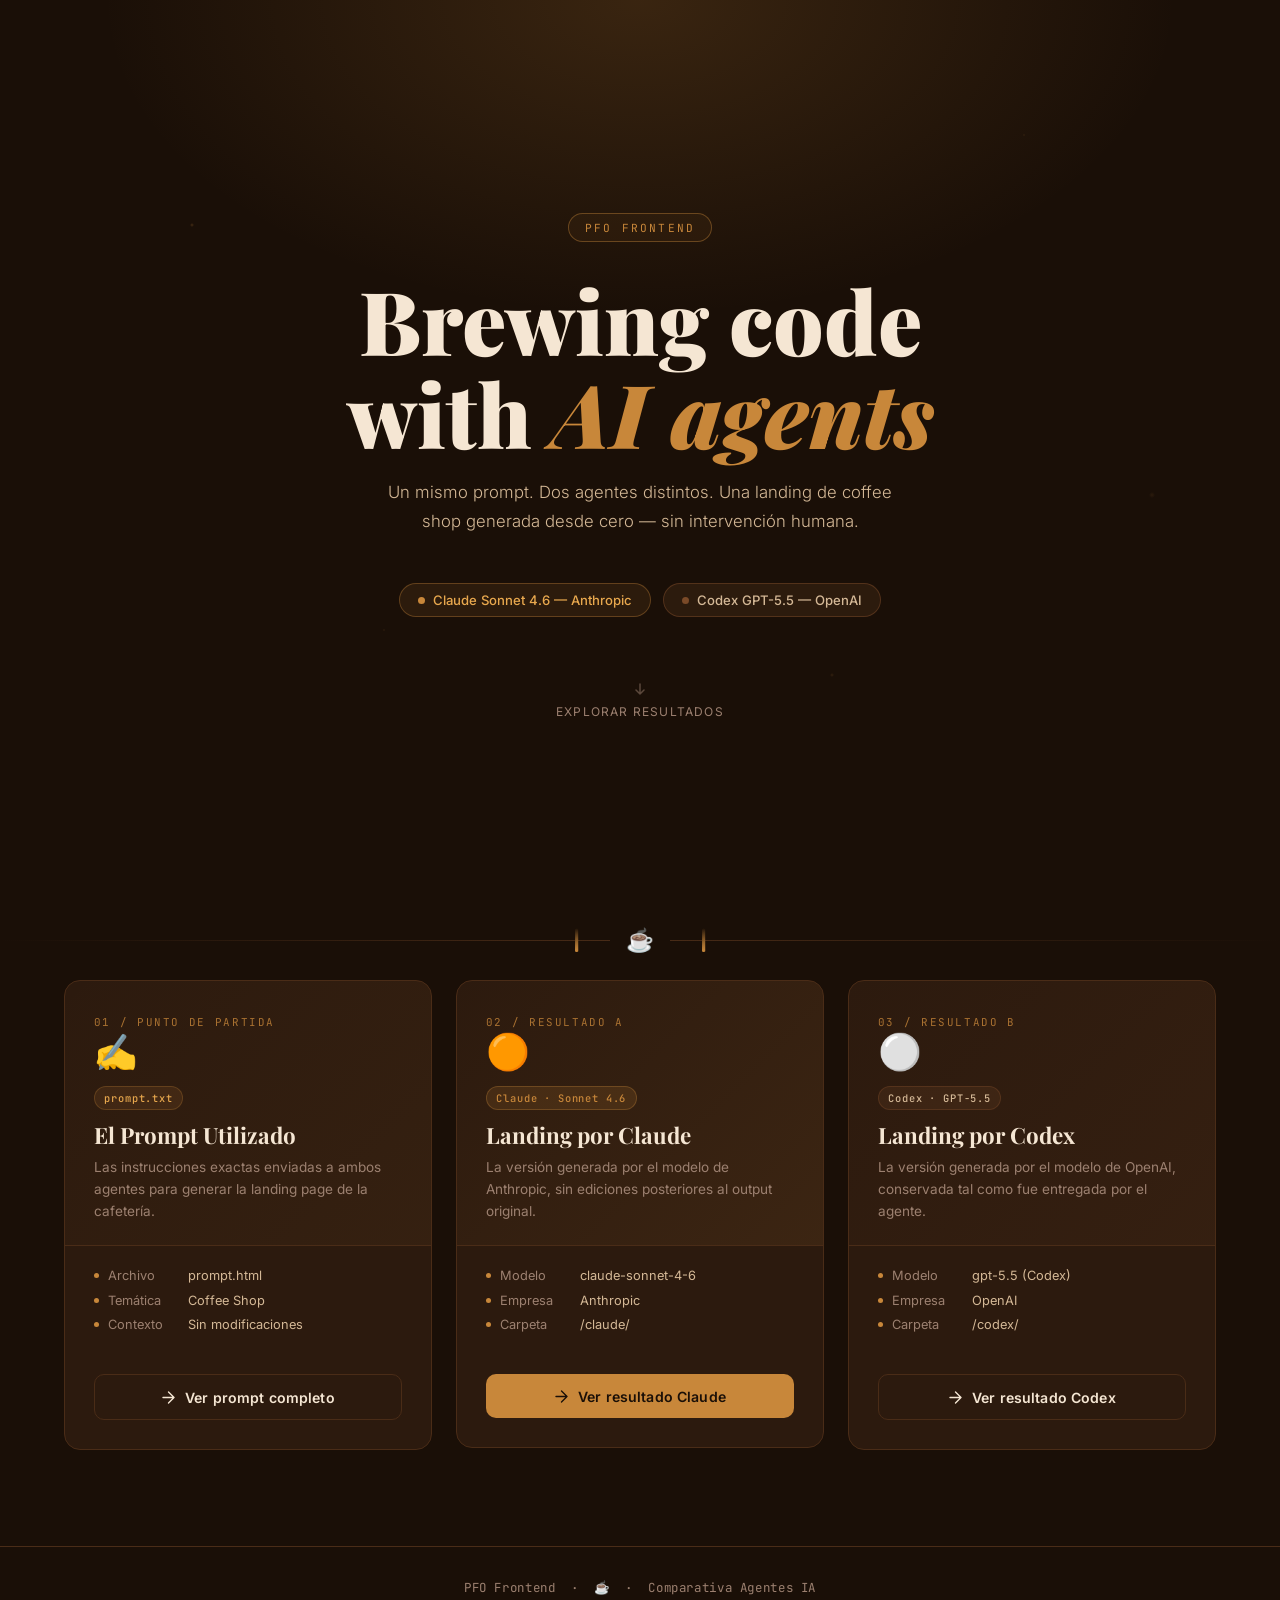
<file: index.html>
<!DOCTYPE html>
<html lang="es">
<head>
  <meta charset="UTF-8" />
  <meta name="viewport" content="width=device-width, initial-scale=1.0" />
  <title>TP Frontend — Coffee Shop AI</title>
  <link href="https://fonts.googleapis.com/css2?family=Playfair+Display:wght@400;700;900&family=Inter:wght@300;400;500;600&family=JetBrains+Mono:wght@400;500&display=swap" rel="stylesheet" />
  <style>
    *, *::before, *::after { box-sizing: border-box; margin: 0; padding: 0; }

    :root {
      --espresso:   #1A0F07;
      --roast:      #2C1A0E;
      --mocha:      #4A2C17;
      --bark:       #7A4A28;
      --caramel:    #C8873A;
      --honey:      #E8A84E;
      --cream:      #F5E6D3;
      --latte:      #D4B896;
      --fog:        #9C8070;
    }

    html { scroll-behavior: smooth; }

    body {
      background: var(--espresso);
      color: var(--cream);
      font-family: 'Inter', sans-serif;
      min-height: 100vh;
      overflow-x: hidden;
    }

    /* ── HERO ── */
    .hero {
      position: relative;
      min-height: 100vh;
      display: flex;
      flex-direction: column;
      align-items: center;
      justify-content: center;
      text-align: center;
      padding: 6rem 2rem 4rem;
      background:
        radial-gradient(ellipse 60% 50% at 50% 0%, rgba(200,135,58,0.18) 0%, transparent 70%),
        var(--espresso);
      overflow: hidden;
    }

    /* Coffee bean scatter */
    .hero::before {
      content: '';
      position: absolute;
      inset: 0;
      background-image:
        radial-gradient(circle 2px at 15% 25%, rgba(200,135,58,0.25) 0%, transparent 100%),
        radial-gradient(circle 1px at 80% 15%, rgba(200,135,58,0.2) 0%, transparent 100%),
        radial-gradient(circle 2px at 65% 75%, rgba(200,135,58,0.15) 0%, transparent 100%),
        radial-gradient(circle 1px at 30% 70%, rgba(200,135,58,0.2) 0%, transparent 100%),
        radial-gradient(circle 3px at 90% 55%, rgba(200,135,58,0.1) 0%, transparent 100%);
      pointer-events: none;
    }

    .hero-badge {
      display: inline-block;
      font-family: 'JetBrains Mono', monospace;
      font-size: 0.7rem;
      letter-spacing: 0.2em;
      text-transform: uppercase;
      color: var(--caramel);
      border: 1px solid rgba(200,135,58,0.4);
      padding: 0.4rem 1rem;
      border-radius: 2rem;
      margin-bottom: 2rem;
      background: rgba(200,135,58,0.06);
    }

    .hero h1 {
      font-family: 'Playfair Display', serif;
      font-size: clamp(2.8rem, 7vw, 5.5rem);
      font-weight: 900;
      line-height: 1.05;
      color: var(--cream);
      max-width: 780px;
      margin-bottom: 1.2rem;
    }

    .hero h1 em {
      font-style: italic;
      color: var(--caramel);
    }

    .hero-sub {
      font-size: 1.05rem;
      font-weight: 300;
      color: var(--latte);
      max-width: 520px;
      line-height: 1.7;
      margin-bottom: 3rem;
    }

    .hero-agents {
      display: flex;
      gap: 0.8rem;
      flex-wrap: wrap;
      justify-content: center;
      margin-bottom: 4rem;
    }

    .agent-tag {
      display: flex;
      align-items: center;
      gap: 0.5rem;
      padding: 0.5rem 1.1rem;
      border-radius: 2rem;
      font-size: 0.82rem;
      font-weight: 500;
      border: 1px solid;
    }

    .agent-tag.claude {
      background: rgba(200,135,58,0.1);
      border-color: rgba(200,135,58,0.35);
      color: var(--honey);
    }

    .agent-tag.codex {
      background: rgba(122,74,40,0.2);
      border-color: rgba(122,74,40,0.5);
      color: var(--latte);
    }

    .agent-tag .dot {
      width: 7px; height: 7px;
      border-radius: 50%;
    }

    .agent-tag.claude .dot { background: var(--caramel); }
    .agent-tag.codex  .dot { background: var(--bark); }

    .scroll-hint {
      display: flex;
      flex-direction: column;
      align-items: center;
      gap: 0.4rem;
      color: var(--fog);
      font-size: 0.75rem;
      letter-spacing: 0.1em;
      text-transform: uppercase;
      animation: pulse 2.5s ease-in-out infinite;
    }

    .scroll-hint svg { opacity: 0.5; }

    @keyframes pulse {
      0%, 100% { opacity: 0.5; transform: translateY(0); }
      50% { opacity: 1; transform: translateY(4px); }
    }

    /* ── STEAM DIVIDER ── */
    .steam-divider {
      position: relative;
      height: 80px;
      display: flex;
      align-items: center;
      justify-content: center;
      gap: 2rem;
      overflow: visible;
    }

    .steam-divider::before {
      content: '';
      position: absolute;
      left: 0; right: 0;
      top: 50%;
      height: 1px;
      background: linear-gradient(90deg, transparent, var(--mocha), transparent);
    }

    .steam-icon {
      position: relative;
      z-index: 1;
      background: var(--espresso);
      padding: 0 1rem;
      color: var(--caramel);
      font-size: 1.4rem;
    }

    .steam-wisp {
      display: inline-block;
      width: 3px;
      height: 24px;
      border-radius: 2px;
      background: linear-gradient(to top, var(--caramel), transparent);
      animation: steam 2s ease-in-out infinite;
      position: relative;
      z-index: 1;
      background-color: var(--espresso);
    }

    .steam-wisp::after {
      content: '';
      position: absolute;
      left: 50%; top: 0;
      transform: translateX(-50%);
      width: 3px;
      height: 100%;
      border-radius: 2px;
      background: linear-gradient(to top, rgba(200,135,58,0.5), transparent);
      animation: steam-wave 2s ease-in-out infinite;
    }

    .steam-wisp:nth-child(2)::after { animation-delay: 0.4s; }
    .steam-wisp:nth-child(3)::after { animation-delay: 0.8s; }

    @keyframes steam-wave {
      0% { transform: translateX(-50%) scaleY(0); opacity: 0; }
      40% { opacity: 1; }
      100% { transform: translateX(-40%) scaleY(1) translateY(-20px); opacity: 0; }
    }

    /* ── SECTIONS ── */
    .sections-wrapper {
      padding: 0 1.5rem 6rem;
      max-width: 1200px;
      margin: 0 auto;
      display: grid;
      grid-template-columns: repeat(3, 1fr);
      gap: 1.5rem;
      align-items: start;
    }

    .card {
      border-radius: 16px;
      overflow: hidden;
      border: 1px solid var(--mocha);
      background: var(--roast);
      transition: transform 0.3s ease, box-shadow 0.3s ease;
      display: flex;
      flex-direction: column;
    }

    .card:hover {
      transform: translateY(-4px);
      box-shadow: 0 20px 60px rgba(0,0,0,0.4), 0 0 0 1px rgba(200,135,58,0.15);
    }

    .card-header {
      padding: 1.8rem 1.8rem 1.4rem;
      border-bottom: 1px solid var(--mocha);
    }

    .card-number {
      font-family: 'JetBrains Mono', monospace;
      font-size: 0.68rem;
      letter-spacing: 0.15em;
      text-transform: uppercase;
      color: var(--caramel);
      margin-bottom: 0.8rem;
      opacity: 0.8;
    }

    .card-icon {
      font-size: 2.2rem;
      margin-bottom: 0.8rem;
      display: block;
    }

    .card h2 {
      font-family: 'Playfair Display', serif;
      font-size: 1.4rem;
      font-weight: 700;
      color: var(--cream);
      line-height: 1.2;
      margin-bottom: 0.5rem;
    }

    .card-desc {
      font-size: 0.85rem;
      color: var(--fog);
      line-height: 1.6;
    }

    .card-body {
      padding: 1.4rem 1.8rem;
      flex: 1;
    }

    .card-meta {
      display: flex;
      flex-direction: column;
      gap: 0.6rem;
    }

    .meta-item {
      display: flex;
      align-items: center;
      gap: 0.6rem;
      font-size: 0.8rem;
      color: var(--latte);
    }

    .meta-item span.label {
      color: var(--fog);
      min-width: 70px;
    }

    .meta-dot {
      width: 5px; height: 5px;
      border-radius: 50%;
      background: var(--caramel);
      flex-shrink: 0;
    }

    /* Card type variations */
    .card.prompt .card-header {
      background: linear-gradient(135deg, rgba(44,26,14,0) 0%, rgba(200,135,58,0.06) 100%);
    }

    .card.claude-card .card-header {
      background: linear-gradient(135deg, rgba(44,26,14,0) 0%, rgba(200,135,58,0.1) 100%);
    }

    .card.codex-card .card-header {
      background: linear-gradient(135deg, rgba(44,26,14,0) 0%, rgba(74,44,23,0.3) 100%);
    }

    /* Tag badges on cards */
    .card-tag {
      display: inline-flex;
      align-items: center;
      gap: 0.35rem;
      font-family: 'JetBrains Mono', monospace;
      font-size: 0.65rem;
      letter-spacing: 0.08em;
      padding: 0.25rem 0.6rem;
      border-radius: 1rem;
      margin-bottom: 0.8rem;
      font-weight: 500;
    }

    .card-tag.t-prompt {
      background: rgba(200,135,58,0.12);
      color: var(--honey);
      border: 1px solid rgba(200,135,58,0.25);
    }

    .card-tag.t-claude {
      background: rgba(200,135,58,0.15);
      color: var(--caramel);
      border: 1px solid rgba(200,135,58,0.3);
    }

    .card-tag.t-codex {
      background: rgba(122,74,40,0.2);
      color: var(--latte);
      border: 1px solid rgba(122,74,40,0.4);
    }

    /* ── CTA BUTTONS ── */
    .card-footer {
      padding: 1.2rem 1.8rem 1.8rem;
    }

    .btn {
      display: flex;
      align-items: center;
      justify-content: center;
      gap: 0.55rem;
      width: 100%;
      padding: 0.85rem 1.4rem;
      border-radius: 10px;
      font-family: 'Inter', sans-serif;
      font-size: 0.88rem;
      font-weight: 600;
      text-decoration: none;
      letter-spacing: 0.01em;
      cursor: pointer;
      border: none;
      transition: all 0.25s ease;
    }

    .btn-primary {
      background: var(--caramel);
      color: var(--espresso);
    }

    .btn-primary:hover {
      background: var(--honey);
      transform: translateY(-1px);
      box-shadow: 0 6px 20px rgba(200,135,58,0.35);
    }

    .btn-outline {
      background: transparent;
      color: var(--cream);
      border: 1px solid var(--mocha);
    }

    .btn-outline:hover {
      background: rgba(200,135,58,0.08);
      border-color: var(--caramel);
      color: var(--honey);
    }

    .btn svg { flex-shrink: 0; }

    /* ── FOOTER ── */
    footer {
      border-top: 1px solid var(--mocha);
      padding: 2rem;
      text-align: center;
      color: var(--fog);
      font-size: 0.78rem;
      font-family: 'JetBrains Mono', monospace;
      letter-spacing: 0.05em;
    }

    footer span { color: var(--caramel); }

    /* ── RESPONSIVE ── */
    @media (max-width: 900px) {
      .sections-wrapper {
        grid-template-columns: 1fr;
        max-width: 500px;
      }
    }

    @media (max-width: 600px) {
      .hero h1 { font-size: 2.4rem; }
    }

    /* Entrance animation */
    .card {
      opacity: 0;
      transform: translateY(24px);
      animation: fadeUp 0.55s ease forwards;
    }
    .card:nth-child(1) { animation-delay: 0.1s; }
    .card:nth-child(2) { animation-delay: 0.25s; }
    .card:nth-child(3) { animation-delay: 0.4s; }

    @keyframes fadeUp {
      to { opacity: 1; transform: translateY(0); }
    }
  </style>
</head>
<body>

  <!-- ── HERO ── -->
  <section class="hero">
    <span class="hero-badge">PFO Frontend</span>

    <h1>
      Brewing code<br/>
      with <em>AI agents</em>
    </h1>

    <p class="hero-sub">
      Un mismo prompt. Dos agentes distintos. Una landing de coffee shop generada desde cero — sin intervención humana.
    </p>

    <div class="hero-agents">
      <div class="agent-tag claude">
        <span class="dot"></span>
        Claude Sonnet 4.6 — Anthropic
      </div>
      <div class="agent-tag codex">
        <span class="dot"></span>
        Codex GPT-5.5 — OpenAI
      </div>
    </div>

    <div class="scroll-hint">
      <svg width="16" height="16" viewBox="0 0 16 16" fill="none">
        <path d="M8 3v10M4 9l4 4 4-4" stroke="currentColor" stroke-width="1.5" stroke-linecap="round" stroke-linejoin="round"/>
      </svg>
      explorar resultados
    </div>
  </section>

  <!-- ── STEAM ── -->
  <div class="steam-divider">
    <div class="steam-wisp"></div>
    <span class="steam-icon">☕</span>
    <div class="steam-wisp"></div>
  </div>

  <!-- ── CARDS ── -->
  <div class="sections-wrapper">

    <!-- CARD 1: PROMPT -->
    <div class="card prompt">
      <div class="card-header">
        <span class="card-number">01 / Punto de partida</span>
        <span class="card-icon">✍️</span>
        <span class="card-tag t-prompt">prompt.txt</span>
        <h2>El Prompt Utilizado</h2>
        <p class="card-desc">
          Las instrucciones exactas enviadas a ambos agentes para generar la landing page de la cafetería.
        </p>
      </div>
      <div class="card-body">
        <div class="card-meta">
          <div class="meta-item">
            <span class="meta-dot"></span>
            <span class="label">Archivo</span>
            prompt.html
          </div>
          <div class="meta-item">
            <span class="meta-dot"></span>
            <span class="label">Temática</span>
            Coffee Shop
          </div>
          <div class="meta-item">
            <span class="meta-dot"></span>
            <span class="label">Contexto</span>
            Sin modificaciones
          </div>
        </div>
      </div>
      <div class="card-footer">
        <a href="prompt.html" class="btn btn-outline" target="_blank">
          <svg width="15" height="15" viewBox="0 0 15 15" fill="none"><path d="M2 7.5h11M7.5 2l5.5 5.5-5.5 5.5" stroke="currentColor" stroke-width="1.4" stroke-linecap="round" stroke-linejoin="round"/></svg>
          Ver prompt completo
        </a>
      </div>
    </div>

    <!-- CARD 2: CLAUDE -->
    <div class="card claude-card">
      <div class="card-header">
        <span class="card-number">02 / Resultado A</span>
        <span class="card-icon">🟠</span>
        <span class="card-tag t-claude">Claude · Sonnet 4.6</span>
        <h2>Landing por Claude</h2>
        <p class="card-desc">
          La versión generada por el modelo de Anthropic, sin ediciones posteriores al output original.
        </p>
      </div>
      <div class="card-body">
        <div class="card-meta">
          <div class="meta-item">
            <span class="meta-dot"></span>
            <span class="label">Modelo</span>
            claude-sonnet-4-6
          </div>
          <div class="meta-item">
            <span class="meta-dot"></span>
            <span class="label">Empresa</span>
            Anthropic
          </div>
          <div class="meta-item">
            <span class="meta-dot"></span>
            <span class="label">Carpeta</span>
            /claude/
          </div>
        </div>
      </div>
      <div class="card-footer">
        <a href="claude/index.html" class="btn btn-primary" target="_blank">
          <svg width="15" height="15" viewBox="0 0 15 15" fill="none"><path d="M2 7.5h11M7.5 2l5.5 5.5-5.5 5.5" stroke="currentColor" stroke-width="1.4" stroke-linecap="round" stroke-linejoin="round"/></svg>
          Ver resultado Claude
        </a>
      </div>
    </div>

    <!-- CARD 3: CODEX -->
    <div class="card codex-card">
      <div class="card-header">
        <span class="card-number">03 / Resultado B</span>
        <span class="card-icon">⚪</span>
        <span class="card-tag t-codex">Codex · GPT-5.5</span>
        <h2>Landing por Codex</h2>
        <p class="card-desc">
          La versión generada por el modelo de OpenAI, conservada tal como fue entregada por el agente.
        </p>
      </div>
      <div class="card-body">
        <div class="card-meta">
          <div class="meta-item">
            <span class="meta-dot"></span>
            <span class="label">Modelo</span>
            gpt-5.5 (Codex)
          </div>
          <div class="meta-item">
            <span class="meta-dot"></span>
            <span class="label">Empresa</span>
            OpenAI
          </div>
          <div class="meta-item">
            <span class="meta-dot"></span>
            <span class="label">Carpeta</span>
            /codex/
          </div>
        </div>
      </div>
      <div class="card-footer">
        <a href="codex/index.html" class="btn btn-outline" target="_blank">
          <svg width="15" height="15" viewBox="0 0 15 15" fill="none"><path d="M2 7.5h11M7.5 2l5.5 5.5-5.5 5.5" stroke="currentColor" stroke-width="1.4" stroke-linecap="round" stroke-linejoin="round"/></svg>
          Ver resultado Codex
        </a>
      </div>
    </div>

  </div>

  <!-- ── FOOTER ── -->
  <footer>
    PFO Frontend &nbsp;·&nbsp; <span>☕</span> &nbsp;·&nbsp; Comparativa Agentes IA 
  </footer>

</body>
</html>
</file>
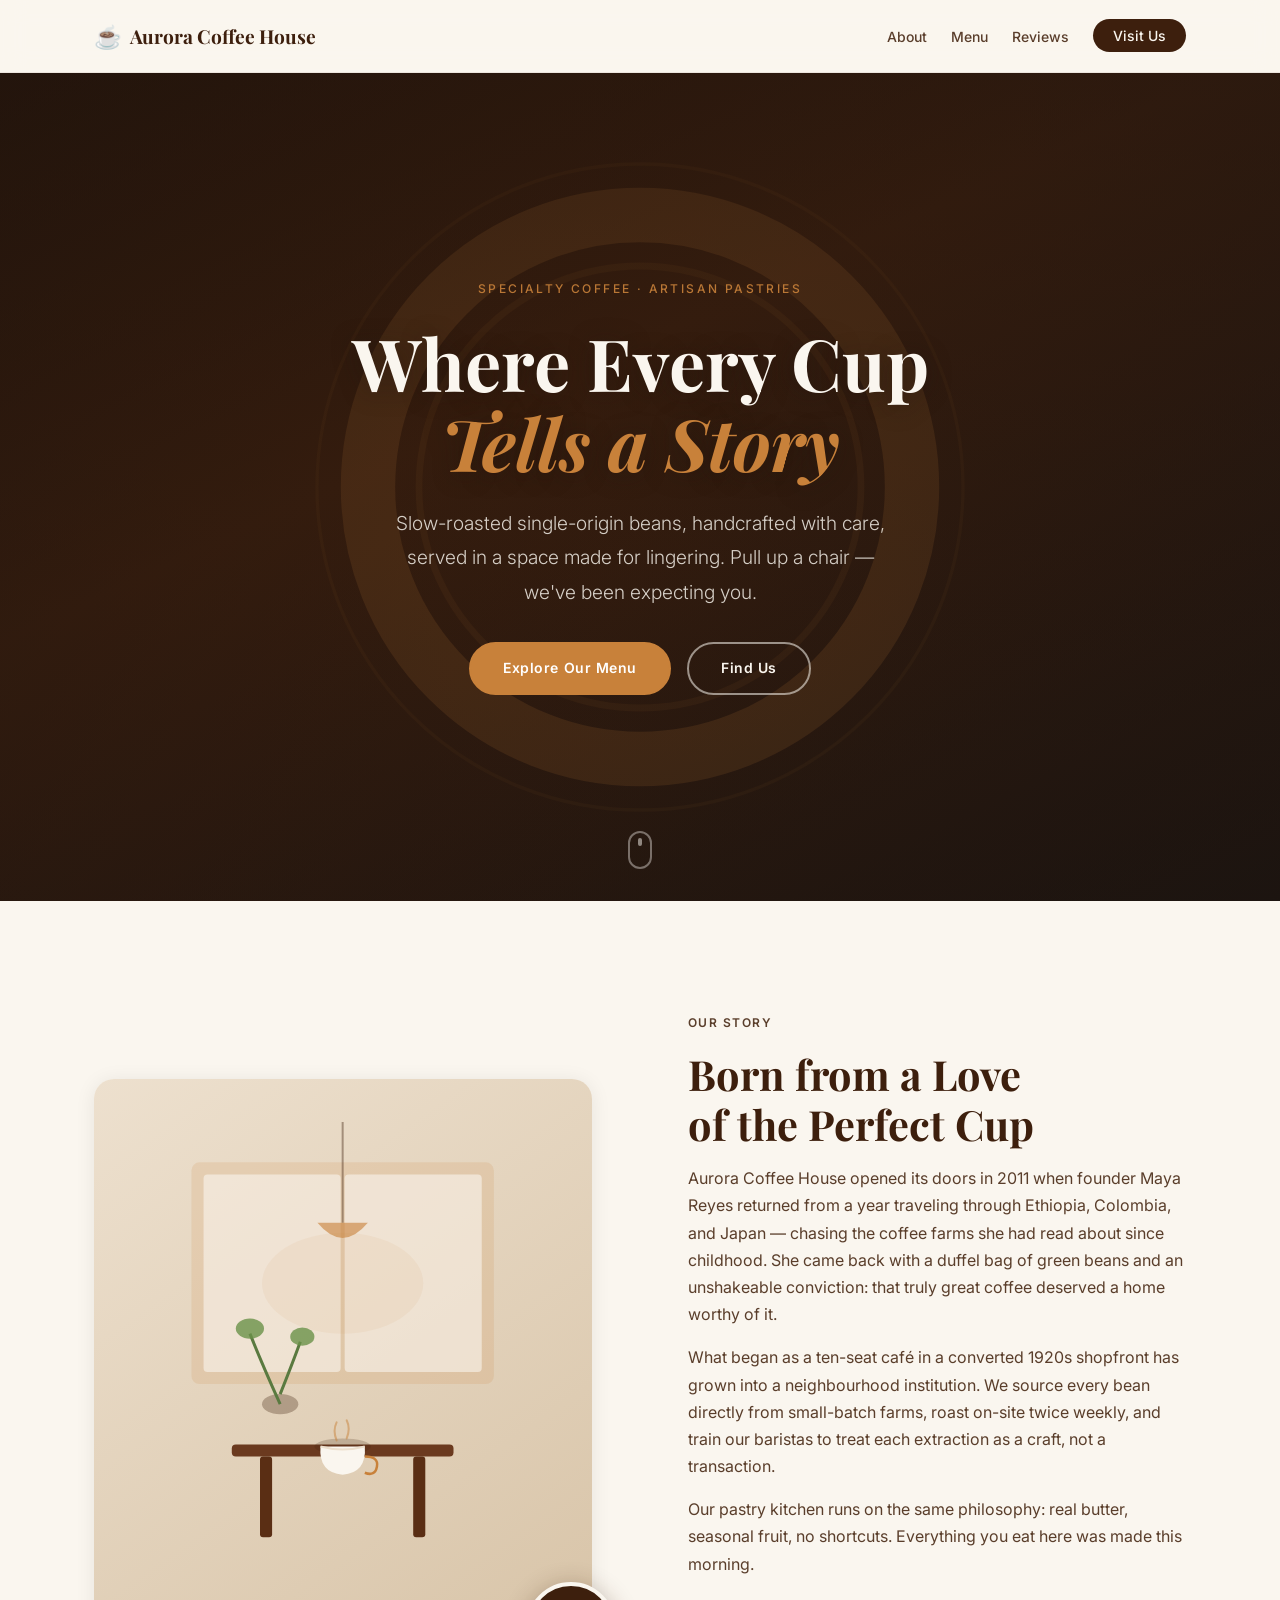
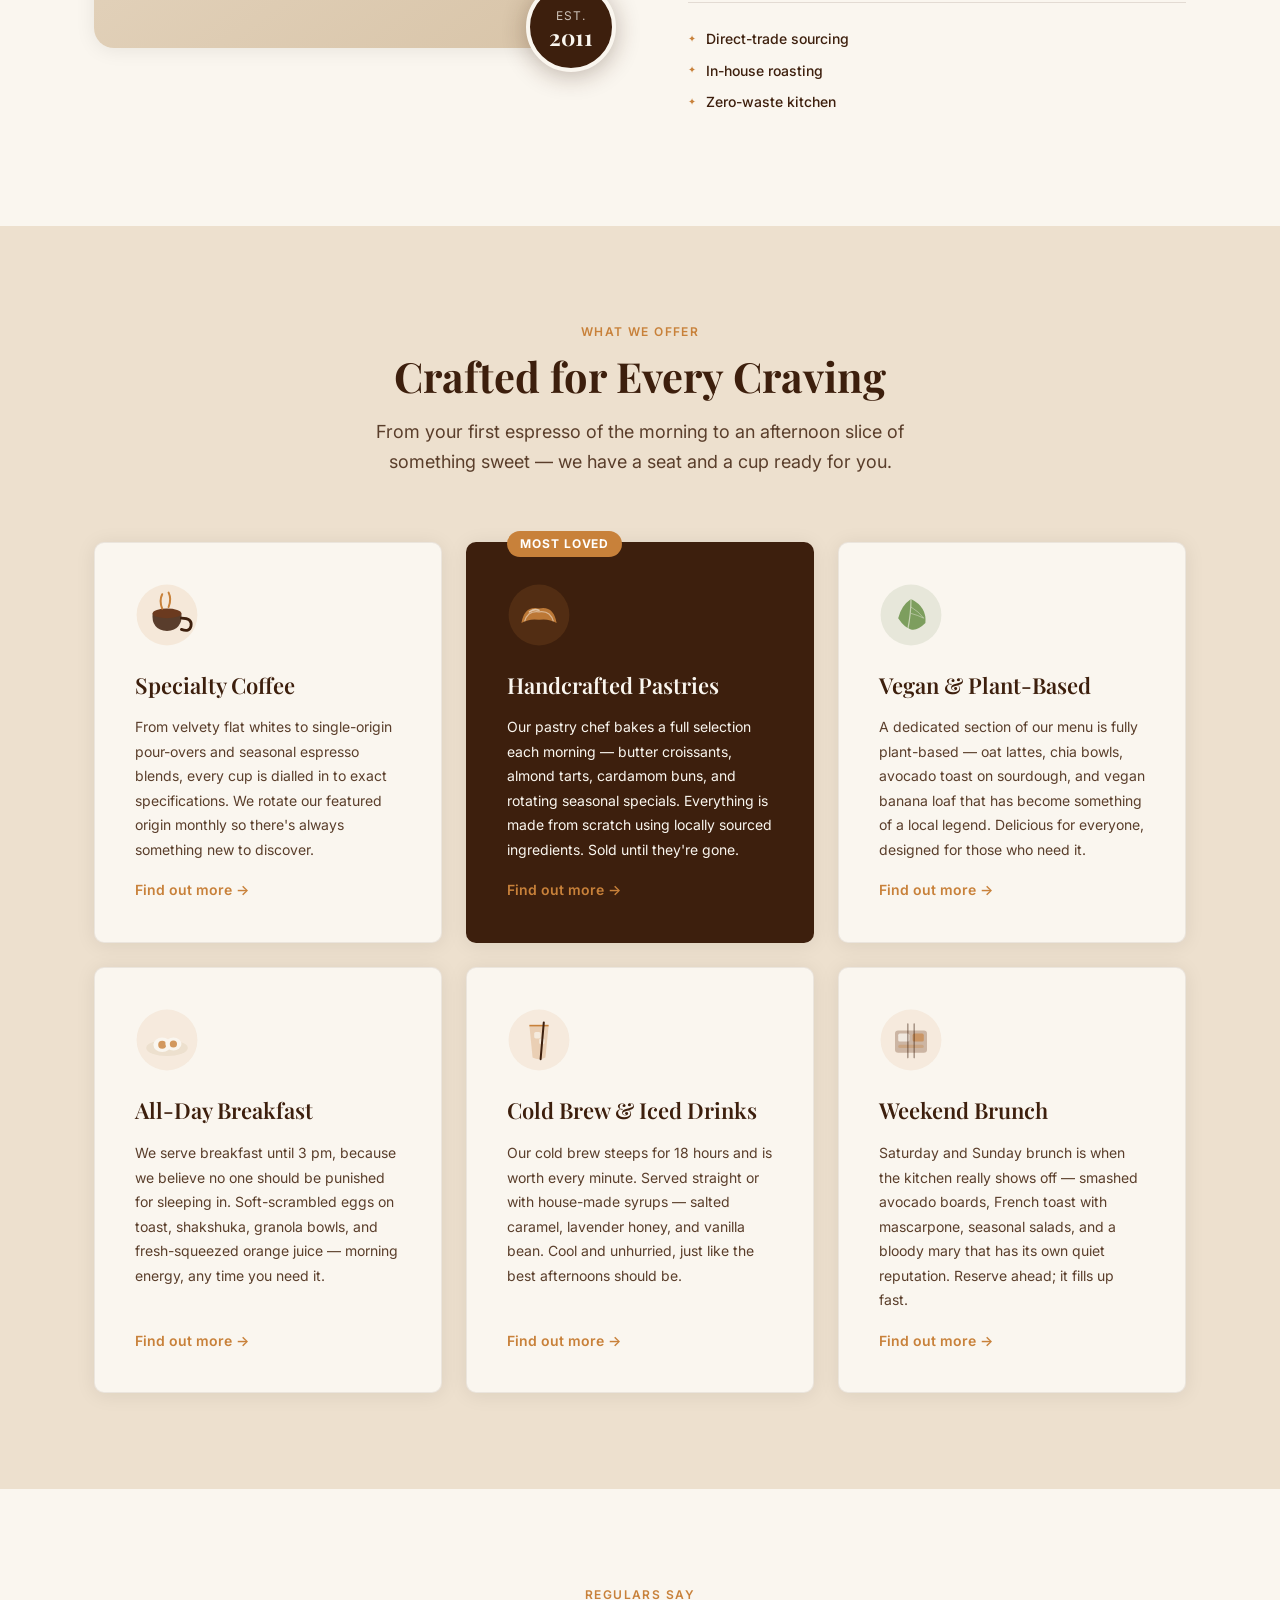
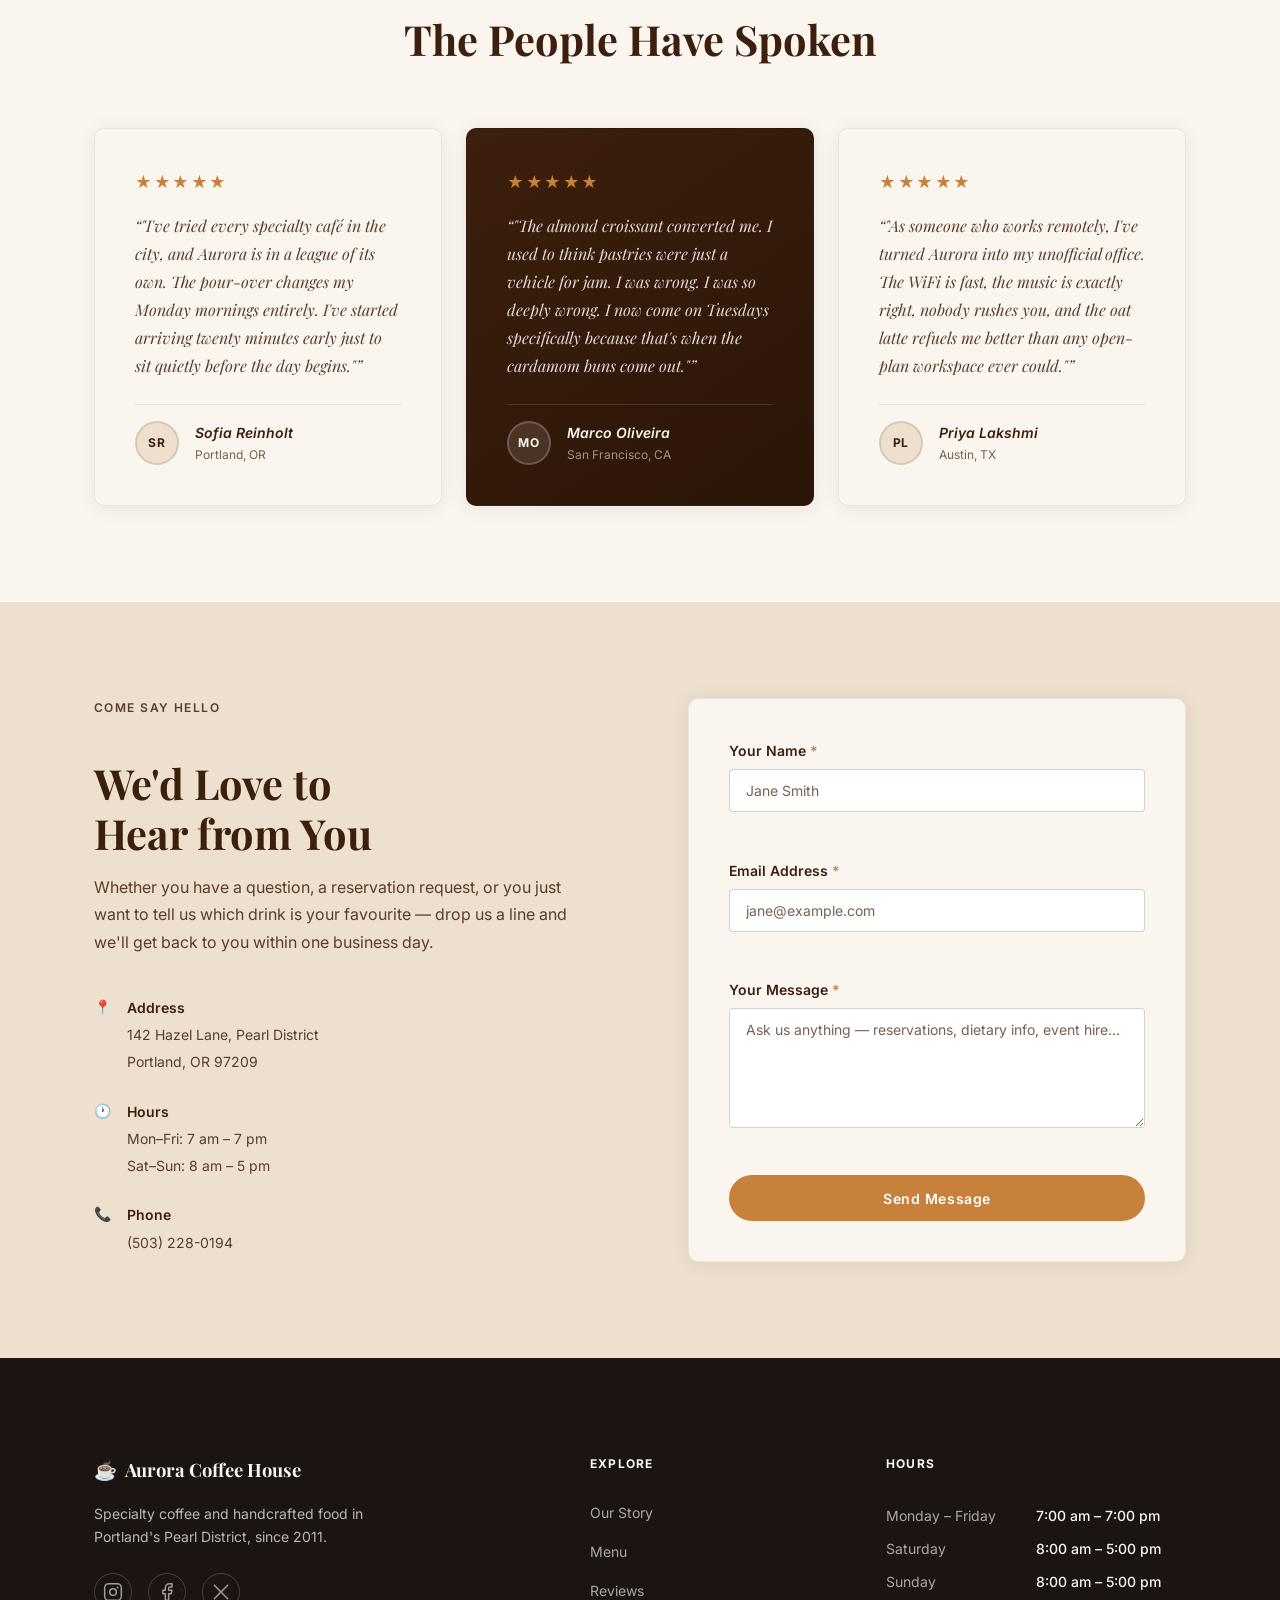
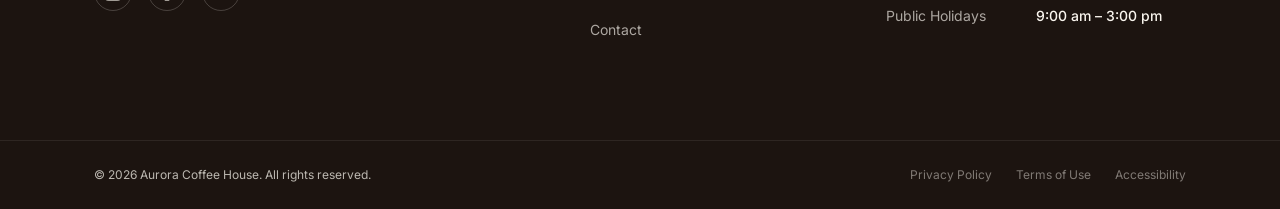
<file: claude/index.html>
<!DOCTYPE html>
<html lang="en">
<head>
  <meta charset="UTF-8" />
  <meta name="viewport" content="width=device-width, initial-scale=1.0" />
  <meta name="description" content="Aurora Coffee House — specialty coffee, handcrafted pastries, and a warm atmosphere in the heart of the city. Visit us today." />
  <title>Aurora Coffee House | Specialty Coffee & Handcrafted Pastries</title>

  <!-- Google Fonts -->
  <link rel="preconnect" href="https://fonts.googleapis.com" />
  <link rel="preconnect" href="https://fonts.gstatic.com" crossorigin />
  <link href="https://fonts.googleapis.com/css2?family=Playfair+Display:ital,wght@0,400;0,600;0,700;1,400&family=Inter:wght@300;400;500;600&display=swap" rel="stylesheet" />

  <link rel="stylesheet" href="style.css" />
</head>
<body>

  <!-- ===== HEADER / NAV ===== -->
  <header class="site-header" id="top" role="banner">
    <nav class="nav container" aria-label="Primary navigation">
      <a href="#top" class="nav__logo" aria-label="Aurora Coffee House — home">
        <span class="nav__logo-mark" aria-hidden="true">☕</span>
        Aurora Coffee House
      </a>

      <!-- Mobile hamburger -->
      <button class="nav__toggle" id="navToggle" aria-controls="navMenu" aria-expanded="false" aria-label="Open navigation menu">
        <span class="nav__toggle-bar"></span>
        <span class="nav__toggle-bar"></span>
        <span class="nav__toggle-bar"></span>
      </button>

      <ul class="nav__menu" id="navMenu" role="list">
        <li><a href="#about" class="nav__link">About</a></li>
        <li><a href="#specialties" class="nav__link">Menu</a></li>
        <li><a href="#testimonials" class="nav__link">Reviews</a></li>
        <li><a href="#contact" class="nav__link nav__link--cta">Visit Us</a></li>
      </ul>
    </nav>
  </header>

  <main>

    <!-- ===== HERO ===== -->
    <section class="hero" aria-labelledby="hero-heading">
      <div class="hero__bg" aria-hidden="true">
        <!-- SVG coffee ring watermark — the signature element -->
        <svg class="hero__ring" viewBox="0 0 600 600" xmlns="http://www.w3.org/2000/svg" aria-hidden="true">
          <circle cx="300" cy="300" r="240" fill="none" stroke="rgba(200,129,58,0.18)" stroke-width="48"/>
          <circle cx="300" cy="300" r="195" fill="none" stroke="rgba(200,129,58,0.08)" stroke-width="6"/>
          <circle cx="300" cy="300" r="285" fill="none" stroke="rgba(200,129,58,0.06)" stroke-width="3"/>
        </svg>
      </div>
      <div class="hero__overlay" aria-hidden="true"></div>
      <div class="hero__content container">
        <p class="hero__eyebrow">Specialty Coffee · Artisan Pastries</p>
        <h1 class="hero__heading" id="hero-heading">Where Every Cup<br/><em>Tells a Story</em></h1>
        <p class="hero__sub">Slow-roasted single-origin beans, handcrafted with care, served in a space made for lingering. Pull up a chair — we've been expecting you.</p>
        <div class="hero__actions">
          <a href="#specialties" class="btn btn--primary">Explore Our Menu</a>
          <a href="#contact" class="btn btn--ghost">Find Us</a>
        </div>
      </div>
      <div class="hero__scroll-hint" aria-hidden="true">
        <span></span>
      </div>
    </section>

    <!-- ===== ABOUT ===== -->
    <section class="about section" id="about" aria-labelledby="about-heading">
      <div class="container about__grid">
        <div class="about__visual" aria-hidden="true">
          <div class="about__photo-frame">
            <svg viewBox="0 0 420 480" xmlns="http://www.w3.org/2000/svg" role="img" aria-label="Illustration of a warm coffee shop interior">
              <!-- Window -->
              <rect x="60" y="40" width="300" height="220" rx="8" fill="#C8813A" opacity="0.15"/>
              <rect x="72" y="52" width="136" height="196" rx="4" fill="#FAF6EF" opacity="0.6"/>
              <rect x="212" y="52" width="136" height="196" rx="4" fill="#FAF6EF" opacity="0.6"/>
              <!-- Windowsill plant -->
              <ellipse cx="148" cy="280" rx="18" ry="10" fill="#3D1F0D" opacity="0.3"/>
              <path d="M148 280 Q130 240 118 210" stroke="#5a7a40" stroke-width="3" fill="none"/>
              <ellipse cx="118" cy="205" rx="14" ry="10" fill="#6a9148" opacity="0.8"/>
              <path d="M148 270 Q160 240 168 218" stroke="#5a7a40" stroke-width="3" fill="none"/>
              <ellipse cx="170" cy="213" rx="12" ry="9" fill="#6a9148" opacity="0.8"/>
              <!-- Table -->
              <rect x="100" y="320" width="220" height="12" rx="4" fill="#6B3A1F"/>
              <rect x="128" y="332" width="12" height="80" rx="3" fill="#5a2e14"/>
              <rect x="280" y="332" width="12" height="80" rx="3" fill="#5a2e14"/>
              <!-- Coffee cup on table -->
              <ellipse cx="210" cy="322" rx="28" ry="8" fill="#3D1F0D" opacity="0.2"/>
              <path d="M188 322 Q186 348 210 350 Q234 348 232 322 Z" fill="#FAF6EF"/>
              <path d="M188 322 Q210 328 232 322" stroke="#EDE0CE" stroke-width="2" fill="none"/>
              <path d="M232 332 Q246 332 244 342 Q242 352 232 348" stroke="#C8813A" stroke-width="2.5" fill="none"/>
              <!-- Steam -->
              <path d="M204 316 Q200 306 204 298" stroke="#C8813A" stroke-width="2" fill="none" opacity="0.5" stroke-linecap="round"/>
              <path d="M214 314 Q218 304 214 296" stroke="#C8813A" stroke-width="2" fill="none" opacity="0.5" stroke-linecap="round"/>
              <!-- Warm light glow -->
              <ellipse cx="210" cy="160" rx="80" ry="50" fill="#C8813A" opacity="0.07"/>
              <!-- Pendant lamp -->
              <line x1="210" y1="0" x2="210" y2="100" stroke="#3D1F0D" stroke-width="2" opacity="0.4"/>
              <path d="M185 100 Q210 130 235 100 Z" fill="#C8813A" opacity="0.6"/>
            </svg>
          </div>
          <div class="about__badge" aria-hidden="true">
            <span class="about__badge-year">Est.</span>
            <span class="about__badge-num">2011</span>
          </div>
        </div>

        <div class="about__text">
          <p class="section__eyebrow">Our Story</p>
          <h2 class="section__heading" id="about-heading">Born from a Love<br/>of the Perfect Cup</h2>
          <p>Aurora Coffee House opened its doors in 2011 when founder Maya Reyes returned from a year traveling through Ethiopia, Colombia, and Japan — chasing the coffee farms she had read about since childhood. She came back with a duffel bag of green beans and an unshakeable conviction: that truly great coffee deserved a home worthy of it.</p>
          <p>What began as a ten-seat café in a converted 1920s shopfront has grown into a neighbourhood institution. We source every bean directly from small-batch farms, roast on-site twice weekly, and train our baristas to treat each extraction as a craft, not a transaction.</p>
          <p>Our pastry kitchen runs on the same philosophy: real butter, seasonal fruit, no shortcuts. Everything you eat here was made this morning.</p>
          <ul class="about__values" aria-label="Our values">
            <li><span aria-hidden="true">✦</span> Direct-trade sourcing</li>
            <li><span aria-hidden="true">✦</span> In-house roasting</li>
            <li><span aria-hidden="true">✦</span> Zero-waste kitchen</li>
          </ul>
        </div>
      </div>
    </section>

    <!-- ===== SPECIALTIES ===== -->
    <section class="specialties section section--blush" id="specialties" aria-labelledby="specialties-heading">
      <div class="container">
        <div class="section__header">
          <p class="section__eyebrow">What We Offer</p>
          <h2 class="section__heading" id="specialties-heading">Crafted for Every Craving</h2>
          <p class="section__sub">From your first espresso of the morning to an afternoon slice of something sweet — we have a seat and a cup ready for you.</p>
        </div>

        <div class="specialties__grid">

          <!-- Card 1 -->
          <article class="specialty-card" aria-labelledby="spec1-title">
            <div class="specialty-card__icon" aria-hidden="true">
              <svg viewBox="0 0 80 80" xmlns="http://www.w3.org/2000/svg">
                <circle cx="40" cy="40" r="38" fill="#C8813A" opacity="0.12"/>
                <!-- Cup -->
                <path d="M22 38 Q20 58 40 60 Q60 58 58 38 Z" fill="#3D1F0D" opacity="0.85"/>
                <ellipse cx="40" cy="38" rx="18" ry="6" fill="#6B3A1F"/>
                <!-- Handle -->
                <path d="M58 44 Q72 44 70 54 Q68 62 58 58" stroke="#3D1F0D" stroke-width="3.5" fill="none" stroke-linecap="round"/>
                <!-- Steam -->
                <path d="M34 32 Q30 22 34 14" stroke="#C8813A" stroke-width="2.5" fill="none" stroke-linecap="round"/>
                <path d="M42 30 Q46 20 42 12" stroke="#C8813A" stroke-width="2.5" fill="none" stroke-linecap="round"/>
              </svg>
            </div>
            <h3 class="specialty-card__title" id="spec1-title">Specialty Coffee</h3>
            <p class="specialty-card__desc">From velvety flat whites to single-origin pour-overs and seasonal espresso blends, every cup is dialled in to exact specifications. We rotate our featured origin monthly so there's always something new to discover.</p>
            <a href="#contact" class="specialty-card__link" aria-label="Find out more about our specialty coffee">Find out more →</a>
          </article>

          <!-- Card 2 -->
          <article class="specialty-card specialty-card--featured" aria-labelledby="spec2-title">
            <div class="specialty-card__badge">Most Loved</div>
            <div class="specialty-card__icon" aria-hidden="true">
              <svg viewBox="0 0 80 80" xmlns="http://www.w3.org/2000/svg">
                <circle cx="40" cy="40" r="38" fill="#C8813A" opacity="0.15"/>
                <!-- Croissant shape -->
                <path d="M18 50 Q22 28 40 32 Q58 28 62 50 Q52 44 40 46 Q28 44 18 50 Z" fill="#C8813A" opacity="0.9"/>
                <path d="M22 48 Q26 34 40 36 Q54 34 58 48" stroke="#FAF6EF" stroke-width="1.5" fill="none" opacity="0.5"/>
                <!-- Gloss -->
                <path d="M28 36 Q34 32 40 34" stroke="#FAF6EF" stroke-width="2" fill="none" opacity="0.6" stroke-linecap="round"/>
              </svg>
            </div>
            <h3 class="specialty-card__title" id="spec2-title">Handcrafted Pastries</h3>
            <p class="specialty-card__desc">Our pastry chef bakes a full selection each morning — butter croissants, almond tarts, cardamom buns, and rotating seasonal specials. Everything is made from scratch using locally sourced ingredients. Sold until they're gone.</p>
            <a href="#contact" class="specialty-card__link" aria-label="Find out more about our handcrafted pastries">Find out more →</a>
          </article>

          <!-- Card 3 -->
          <article class="specialty-card" aria-labelledby="spec3-title">
            <div class="specialty-card__icon" aria-hidden="true">
              <svg viewBox="0 0 80 80" xmlns="http://www.w3.org/2000/svg">
                <circle cx="40" cy="40" r="38" fill="#5a7a40" opacity="0.12"/>
                <!-- Leaf -->
                <path d="M40 20 Q60 30 58 50 Q48 60 40 58 Q32 56 24 44 Q28 28 40 20 Z" fill="#6a9148" opacity="0.85"/>
                <path d="M40 20 Q40 38 36 58" stroke="#FAF6EF" stroke-width="1.5" fill="none" opacity="0.6"/>
                <path d="M40 30 Q50 36 56 44" stroke="#FAF6EF" stroke-width="1" fill="none" opacity="0.5"/>
                <path d="M40 38 Q48 40 56 44" stroke="#FAF6EF" stroke-width="1" fill="none" opacity="0.5"/>
              </svg>
            </div>
            <h3 class="specialty-card__title" id="spec3-title">Vegan & Plant-Based</h3>
            <p class="specialty-card__desc">A dedicated section of our menu is fully plant-based — oat lattes, chia bowls, avocado toast on sourdough, and vegan banana loaf that has become something of a local legend. Delicious for everyone, designed for those who need it.</p>
            <a href="#contact" class="specialty-card__link" aria-label="Find out more about our vegan options">Find out more →</a>
          </article>

          <!-- Card 4 -->
          <article class="specialty-card" aria-labelledby="spec4-title">
            <div class="specialty-card__icon" aria-hidden="true">
              <svg viewBox="0 0 80 80" xmlns="http://www.w3.org/2000/svg">
                <circle cx="40" cy="40" r="38" fill="#C8813A" opacity="0.10"/>
                <!-- Eggs on plate -->
                <ellipse cx="40" cy="50" rx="26" ry="10" fill="#EDE0CE"/>
                <!-- Egg white -->
                <ellipse cx="34" cy="46" rx="11" ry="9" fill="#FAF6EF"/>
                <circle cx="34" cy="46" r="5" fill="#C8813A" opacity="0.8"/>
                <!-- Second egg -->
                <ellipse cx="48" cy="45" rx="10" ry="8" fill="#FAF6EF"/>
                <circle cx="48" cy="45" r="4.5" fill="#C8813A" opacity="0.8"/>
              </svg>
            </div>
            <h3 class="specialty-card__title" id="spec4-title">All-Day Breakfast</h3>
            <p class="specialty-card__desc">We serve breakfast until 3 pm, because we believe no one should be punished for sleeping in. Soft-scrambled eggs on toast, shakshuka, granola bowls, and fresh-squeezed orange juice — morning energy, any time you need it.</p>
            <a href="#contact" class="specialty-card__link" aria-label="Find out more about our all-day breakfast">Find out more →</a>
          </article>

          <!-- Card 5 -->
          <article class="specialty-card" aria-labelledby="spec5-title">
            <div class="specialty-card__icon" aria-hidden="true">
              <svg viewBox="0 0 80 80" xmlns="http://www.w3.org/2000/svg">
                <circle cx="40" cy="40" r="38" fill="#C8813A" opacity="0.10"/>
                <!-- Glass -->
                <path d="M28 22 L32 62 Q40 66 48 62 L52 22 Z" fill="#C8813A" opacity="0.25"/>
                <path d="M28 22 L52 22" stroke="#C8813A" stroke-width="2" fill="none"/>
                <!-- Ice cubes suggestion -->
                <rect x="34" y="30" width="8" height="8" rx="2" fill="#FAF6EF" opacity="0.7"/>
                <rect x="40" y="38" width="7" height="7" rx="2" fill="#FAF6EF" opacity="0.6"/>
                <!-- Straw -->
                <line x1="46" y1="18" x2="42" y2="64" stroke="#3D1F0D" stroke-width="2.5" stroke-linecap="round"/>
              </svg>
            </div>
            <h3 class="specialty-card__title" id="spec5-title">Cold Brew & Iced Drinks</h3>
            <p class="specialty-card__desc">Our cold brew steeps for 18 hours and is worth every minute. Served straight or with house-made syrups — salted caramel, lavender honey, and vanilla bean. Cool and unhurried, just like the best afternoons should be.</p>
            <a href="#contact" class="specialty-card__link" aria-label="Find out more about our cold brew">Find out more →</a>
          </article>

          <!-- Card 6 -->
          <article class="specialty-card" aria-labelledby="spec6-title">
            <div class="specialty-card__icon" aria-hidden="true">
              <svg viewBox="0 0 80 80" xmlns="http://www.w3.org/2000/svg">
                <circle cx="40" cy="40" r="38" fill="#C8813A" opacity="0.10"/>
                <!-- Brunch board suggestion -->
                <rect x="20" y="28" width="40" height="28" rx="4" fill="#6B3A1F" opacity="0.3"/>
                <rect x="24" y="32" width="14" height="10" rx="2" fill="#FAF6EF" opacity="0.8"/>
                <rect x="42" y="32" width="14" height="10" rx="2" fill="#C8813A" opacity="0.6"/>
                <rect x="24" y="46" width="32" height="4" rx="2" fill="#C8813A" opacity="0.3"/>
                <!-- Fork & knife -->
                <line x1="36" y1="20" x2="36" y2="62" stroke="#3D1F0D" stroke-width="2" stroke-linecap="round" opacity="0.4"/>
                <line x1="44" y1="20" x2="44" y2="62" stroke="#3D1F0D" stroke-width="2" stroke-linecap="round" opacity="0.4"/>
              </svg>
            </div>
            <h3 class="specialty-card__title" id="spec6-title">Weekend Brunch</h3>
            <p class="specialty-card__desc">Saturday and Sunday brunch is when the kitchen really shows off — smashed avocado boards, French toast with mascarpone, seasonal salads, and a bloody mary that has its own quiet reputation. Reserve ahead; it fills up fast.</p>
            <a href="#contact" class="specialty-card__link" aria-label="Find out more about weekend brunch">Find out more →</a>
          </article>

        </div>
      </div>
    </section>

    <!-- ===== TESTIMONIALS ===== -->
    <section class="testimonials section" id="testimonials" aria-labelledby="testimonials-heading">
      <div class="container">
        <div class="section__header">
          <p class="section__eyebrow">Regulars Say</p>
          <h2 class="section__heading" id="testimonials-heading">The People Have Spoken</h2>
        </div>

        <div class="testimonials__grid">

          <blockquote class="testimonial-card">
            <div class="testimonial-card__stars" aria-label="5 out of 5 stars">★★★★★</div>
            <p class="testimonial-card__quote">"I've tried every specialty café in the city, and Aurora is in a league of its own. The pour-over changes my Monday mornings entirely. I've started arriving twenty minutes early just to sit quietly before the day begins."</p>
            <footer class="testimonial-card__author">
              <div class="testimonial-card__avatar" aria-hidden="true">SR</div>
              <div>
                <cite class="testimonial-card__name">Sofia Reinholt</cite>
                <span class="testimonial-card__city">Portland, OR</span>
              </div>
            </footer>
          </blockquote>

          <blockquote class="testimonial-card testimonial-card--accent">
            <div class="testimonial-card__stars" aria-label="5 out of 5 stars">★★★★★</div>
            <p class="testimonial-card__quote">"The almond croissant converted me. I used to think pastries were just a vehicle for jam. I was wrong. I was so deeply wrong. I now come on Tuesdays specifically because that's when the cardamom buns come out."</p>
            <footer class="testimonial-card__author">
              <div class="testimonial-card__avatar" aria-hidden="true">MO</div>
              <div>
                <cite class="testimonial-card__name">Marco Oliveira</cite>
                <span class="testimonial-card__city">San Francisco, CA</span>
              </div>
            </footer>
          </blockquote>

          <blockquote class="testimonial-card">
            <div class="testimonial-card__stars" aria-label="5 out of 5 stars">★★★★★</div>
            <p class="testimonial-card__quote">"As someone who works remotely, I've turned Aurora into my unofficial office. The WiFi is fast, the music is exactly right, nobody rushes you, and the oat latte refuels me better than any open-plan workspace ever could."</p>
            <footer class="testimonial-card__author">
              <div class="testimonial-card__avatar" aria-hidden="true">PL</div>
              <div>
                <cite class="testimonial-card__name">Priya Lakshmi</cite>
                <span class="testimonial-card__city">Austin, TX</span>
              </div>
            </footer>
          </blockquote>

        </div>
      </div>
    </section>

    <!-- ===== CONTACT ===== -->
    <section class="contact section section--blush" id="contact" aria-labelledby="contact-heading">
      <div class="container contact__grid">

        <div class="contact__info">
          <p class="section__eyebrow">Come Say Hello</p>
          <h2 class="section__heading" id="contact-heading">We'd Love to<br/>Hear from You</h2>
          <p>Whether you have a question, a reservation request, or you just want to tell us which drink is your favourite — drop us a line and we'll get back to you within one business day.</p>

          <address class="contact__details">
            <div class="contact__detail-item">
              <span class="contact__detail-icon" aria-hidden="true">📍</span>
              <div>
                <strong>Address</strong>
                <span>142 Hazel Lane, Pearl District<br/>Portland, OR 97209</span>
              </div>
            </div>
            <div class="contact__detail-item">
              <span class="contact__detail-icon" aria-hidden="true">🕐</span>
              <div>
                <strong>Hours</strong>
                <span>Mon–Fri: 7 am – 7 pm<br/>Sat–Sun: 8 am – 5 pm</span>
              </div>
            </div>
            <div class="contact__detail-item">
              <span class="contact__detail-icon" aria-hidden="true">📞</span>
              <div>
                <strong>Phone</strong>
                <a href="tel:+15032280194">(503) 228-0194</a>
              </div>
            </div>
          </address>
        </div>

        <div class="contact__form-wrap">
          <form class="contact-form" id="contactForm" novalidate aria-label="Contact form">
            <div class="form-group">
              <label class="form-label" for="name">Your Name <span aria-hidden="true">*</span></label>
              <input class="form-input" type="text" id="name" name="name" placeholder="Jane Smith" required autocomplete="name" aria-required="true" />
              <span class="form-error" id="nameError" role="alert" aria-live="polite"></span>
            </div>

            <div class="form-group">
              <label class="form-label" for="email">Email Address <span aria-hidden="true">*</span></label>
              <input class="form-input" type="email" id="email" name="email" placeholder="jane@example.com" required autocomplete="email" aria-required="true" />
              <span class="form-error" id="emailError" role="alert" aria-live="polite"></span>
            </div>

            <div class="form-group">
              <label class="form-label" for="message">Your Message <span aria-hidden="true">*</span></label>
              <textarea class="form-input form-textarea" id="message" name="message" placeholder="Ask us anything — reservations, dietary info, event hire..." required aria-required="true" rows="5"></textarea>
              <span class="form-error" id="messageError" role="alert" aria-live="polite"></span>
            </div>

            <button class="btn btn--primary btn--full" type="submit">Send Message</button>
            <p class="form-success" id="formSuccess" role="alert" aria-live="polite" hidden>✓ Your message has been sent. We'll be in touch soon!</p>
          </form>
        </div>

      </div>
    </section>

  </main>

  <!-- ===== FOOTER ===== -->
  <footer class="site-footer" role="contentinfo">
    <div class="container footer__grid">

      <div class="footer__brand">
        <a href="#top" class="footer__logo" aria-label="Aurora Coffee House — back to top">
          <span aria-hidden="true">☕</span> Aurora Coffee House
        </a>
        <p>Specialty coffee and handcrafted food in Portland's Pearl District, since 2011.</p>
        <nav class="footer__social" aria-label="Social media links">
          <a href="#" class="footer__social-link" aria-label="Follow Aurora Coffee House on Instagram" rel="noopener noreferrer">
            <svg viewBox="0 0 24 24" xmlns="http://www.w3.org/2000/svg" aria-hidden="true" width="20" height="20" fill="none" stroke="currentColor" stroke-width="1.8" stroke-linecap="round" stroke-linejoin="round">
              <rect x="2" y="2" width="20" height="20" rx="5"/>
              <circle cx="12" cy="12" r="4"/>
              <circle cx="17.5" cy="6.5" r="1" fill="currentColor" stroke="none"/>
            </svg>
          </a>
          <a href="#" class="footer__social-link" aria-label="Follow Aurora Coffee House on Facebook" rel="noopener noreferrer">
            <svg viewBox="0 0 24 24" xmlns="http://www.w3.org/2000/svg" aria-hidden="true" width="20" height="20" fill="none" stroke="currentColor" stroke-width="1.8" stroke-linecap="round" stroke-linejoin="round">
              <path d="M18 2h-3a5 5 0 0 0-5 5v3H7v4h3v8h4v-8h3l1-4h-4V7a1 1 0 0 1 1-1h3z"/>
            </svg>
          </a>
          <a href="#" class="footer__social-link" aria-label="Follow Aurora Coffee House on Twitter/X" rel="noopener noreferrer">
            <svg viewBox="0 0 24 24" xmlns="http://www.w3.org/2000/svg" aria-hidden="true" width="20" height="20" fill="none" stroke="currentColor" stroke-width="1.8" stroke-linecap="round" stroke-linejoin="round">
              <path d="M4 4l16 16M4 20L20 4"/>
            </svg>
          </a>
        </nav>
      </div>

      <nav class="footer__nav" aria-label="Footer navigation">
        <p class="footer__nav-heading">Explore</p>
        <ul role="list">
          <li><a href="#about">Our Story</a></li>
          <li><a href="#specialties">Menu</a></li>
          <li><a href="#testimonials">Reviews</a></li>
          <li><a href="#contact">Contact</a></li>
        </ul>
      </nav>

      <div class="footer__hours">
        <p class="footer__nav-heading">Hours</p>
        <table aria-label="Business hours">
          <tbody>
            <tr><th scope="row">Monday – Friday</th><td>7:00 am – 7:00 pm</td></tr>
            <tr><th scope="row">Saturday</th><td>8:00 am – 5:00 pm</td></tr>
            <tr><th scope="row">Sunday</th><td>8:00 am – 5:00 pm</td></tr>
            <tr><th scope="row">Public Holidays</th><td>9:00 am – 3:00 pm</td></tr>
          </tbody>
        </table>
      </div>

    </div>

    <div class="footer__bottom">
      <div class="container">
        <p>© <span id="footerYear"></span> Aurora Coffee House. All rights reserved.</p>
        <nav aria-label="Legal navigation">
          <a href="#">Privacy Policy</a>
          <a href="#">Terms of Use</a>
          <a href="#">Accessibility</a>
        </nav>
      </div>
    </div>
  </footer>

  <script src="script.js"></script>
</body>
</html>
</file>
<file: claude/style.css>
/* ============================================================
   AURORA COFFEE HOUSE — style.css
   Token system:
   --ink:      #1C1410  (deep espresso text)
   --espresso: #3D1F0D  (dark brown accent)
   --amber:    #C8813A  (warm gold / CTA)
   --cream:    #FAF6EF  (light background)
   --blush:    #EDE0CE  (warm section bg)
   --green:    #4F7A35  (vegan accent)
   Font: Playfair Display (display) / Inter (body)
============================================================ */

/* ===== CSS RESET & ROOT ===== */
*, *::before, *::after {
  box-sizing: border-box;
  margin: 0;
  padding: 0;
}

:root {
  --ink:       #1C1410;
  --espresso:  #3D1F0D;
  --amber:     #C8813A;
  --amber-dk:  #A8661E;
  --cream:     #FAF6EF;
  --blush:     #EDE0CE;
  --green:     #4F7A35;
  --white:     #FFFFFF;
  --text-mid:  #5A3E2B;
  --text-mute: #7A6050;

  --ff-display: 'Playfair Display', Georgia, serif;
  --ff-body:    'Inter', system-ui, sans-serif;

  --fz-xs:   0.75rem;
  --fz-sm:   0.875rem;
  --fz-base: 1rem;
  --fz-md:   1.125rem;
  --fz-lg:   1.375rem;
  --fz-xl:   1.75rem;
  --fz-2xl:  2.25rem;
  --fz-3xl:  3rem;
  --fz-hero: clamp(2.4rem, 6vw, 4.5rem);

  --space-xs: 0.5rem;
  --space-sm: 1rem;
  --space-md: 1.5rem;
  --space-lg: 2.5rem;
  --space-xl: 4rem;
  --space-2xl: 6rem;

  --radius-sm: 4px;
  --radius-md: 10px;
  --radius-lg: 20px;
  --radius-pill: 9999px;

  --shadow-card: 0 2px 20px rgba(28,20,16,0.08);
  --shadow-hover: 0 8px 32px rgba(28,20,16,0.14);
  --shadow-btn: 0 4px 14px rgba(200,129,58,0.35);

  --transition: 0.22s ease;
  --transition-slow: 0.4s ease;
}

html {
  scroll-behavior: smooth;
  font-size: 16px;
}

body {
  font-family: var(--ff-body);
  background-color: var(--cream);
  color: var(--ink);
  line-height: 1.7;
  -webkit-font-smoothing: antialiased;
}

/* ===== REDUCED MOTION ===== */
@media (prefers-reduced-motion: reduce) {
  *, *::before, *::after {
    animation-duration: 0.01ms !important;
    transition-duration: 0.01ms !important;
  }
  html { scroll-behavior: auto; }
}

/* ===== SKIP LINK (ACCESSIBILITY) ===== */
.skip-link {
  position: absolute;
  top: -100%;
  left: 1rem;
  padding: 0.5rem 1rem;
  background: var(--amber);
  color: var(--white);
  font-weight: 600;
  border-radius: var(--radius-sm);
  z-index: 9999;
}
.skip-link:focus { top: 1rem; }

/* ===== FOCUS VISIBLE ===== */
:focus-visible {
  outline: 3px solid var(--amber);
  outline-offset: 3px;
  border-radius: var(--radius-sm);
}
:focus:not(:focus-visible) { outline: none; }

/* ===== CONTAINER ===== */
.container {
  width: min(100%, 1140px);
  margin-inline: auto;
  padding-inline: var(--space-md);
}

/* ===== TYPOGRAPHY UTILITIES ===== */
.section__eyebrow {
  font-family: var(--ff-body);
  font-size: var(--fz-xs);
  font-weight: 600;
  letter-spacing: 0.12em;
  text-transform: uppercase;
  color: var(--amber);
  margin-bottom: var(--space-xs);
}

.section__heading {
  font-family: var(--ff-display);
  font-size: clamp(1.8rem, 3.5vw, 2.6rem);
  font-weight: 700;
  color: var(--espresso);
  line-height: 1.2;
  margin-bottom: var(--space-sm);
}

.section__sub {
  font-size: var(--fz-md);
  color: var(--text-mid);
  max-width: 560px;
}

.section__header {
  text-align: center;
  margin-bottom: var(--space-xl);
}
.section__header .section__sub {
  margin-inline: auto;
}

/* ===== SECTIONS ===== */
.section {
  padding-block: var(--space-2xl);
}
.section--blush {
  background-color: var(--blush);
}

/* ===== BUTTONS ===== */
.btn {
  display: inline-flex;
  align-items: center;
  gap: 0.5rem;
  padding: 0.8rem 2rem;
  border-radius: var(--radius-pill);
  font-family: var(--ff-body);
  font-size: var(--fz-sm);
  font-weight: 600;
  letter-spacing: 0.04em;
  cursor: pointer;
  border: 2px solid transparent;
  text-decoration: none;
  transition: background var(--transition), color var(--transition),
              border-color var(--transition), box-shadow var(--transition),
              transform var(--transition);
  white-space: nowrap;
}

.btn--primary {
  background-color: var(--amber);
  color: var(--white);
  border-color: var(--amber);
}
.btn--primary:hover,
.btn--primary:focus-visible {
  background-color: var(--amber-dk);
  border-color: var(--amber-dk);
  box-shadow: var(--shadow-btn);
  transform: translateY(-2px);
}
.btn--primary:active { transform: translateY(0); }

.btn--ghost {
  background-color: transparent;
  color: var(--cream);
  border-color: rgba(250,246,239,0.55);
}
.btn--ghost:hover,
.btn--ghost:focus-visible {
  background-color: rgba(250,246,239,0.12);
  border-color: var(--cream);
}

.btn--full { width: 100%; justify-content: center; }


/* ===== HEADER / NAV ===== */
.site-header {
  position: sticky;
  top: 0;
  z-index: 100;
  background: rgba(250,246,239,0.94);
  backdrop-filter: blur(12px);
  -webkit-backdrop-filter: blur(12px);
  border-bottom: 1px solid rgba(61,31,13,0.08);
  transition: box-shadow var(--transition);
}
.site-header.is-scrolled {
  box-shadow: 0 2px 20px rgba(28,20,16,0.1);
}

.nav {
  display: flex;
  align-items: center;
  justify-content: space-between;
  height: 72px;
  gap: var(--space-md);
}

.nav__logo {
  display: flex;
  align-items: center;
  gap: 0.5rem;
  font-family: var(--ff-display);
  font-size: 1.2rem;
  font-weight: 700;
  color: var(--espresso);
  text-decoration: none;
  white-space: nowrap;
  flex-shrink: 0;
  transition: color var(--transition);
}
.nav__logo:hover { color: var(--amber); }

.nav__logo-mark { font-size: 1.4rem; }

.nav__menu {
  display: flex;
  align-items: center;
  gap: var(--space-md);
  list-style: none;
}

.nav__link {
  font-size: var(--fz-sm);
  font-weight: 500;
  color: var(--text-mid);
  text-decoration: none;
  padding: 0.3rem 0;
  border-bottom: 2px solid transparent;
  transition: color var(--transition), border-color var(--transition);
}
.nav__link:hover,
.nav__link:focus-visible {
  color: var(--espresso);
  border-bottom-color: var(--amber);
}

.nav__link--cta {
  background-color: var(--espresso);
  color: var(--cream) !important;
  padding: 0.5rem 1.25rem;
  border-radius: var(--radius-pill);
  border-bottom: none !important;
  transition: background var(--transition), transform var(--transition);
}
.nav__link--cta:hover,
.nav__link--cta:focus-visible {
  background-color: var(--amber);
  transform: translateY(-1px);
}

.nav__toggle {
  display: none;
  flex-direction: column;
  gap: 5px;
  background: none;
  border: none;
  cursor: pointer;
  padding: 8px;
  border-radius: var(--radius-sm);
}
.nav__toggle-bar {
  display: block;
  width: 24px;
  height: 2px;
  background-color: var(--espresso);
  border-radius: 2px;
  transition: transform var(--transition), opacity var(--transition);
}
.nav__toggle[aria-expanded="true"] .nav__toggle-bar:nth-child(1) {
  transform: translateY(7px) rotate(45deg);
}
.nav__toggle[aria-expanded="true"] .nav__toggle-bar:nth-child(2) {
  opacity: 0;
}
.nav__toggle[aria-expanded="true"] .nav__toggle-bar:nth-child(3) {
  transform: translateY(-7px) rotate(-45deg);
}


/* ===== HERO ===== */
.hero {
  position: relative;
  min-height: 92vh;
  display: flex;
  align-items: center;
  justify-content: center;
  background: linear-gradient(
    155deg,
    #2A1508 0%,
    #3D1F0D 40%,
    #1C1410 100%
  );
  overflow: hidden;
  text-align: center;
}

/* Signature element: coffee ring watermark */
.hero__bg {
  position: absolute;
  inset: 0;
  display: flex;
  align-items: center;
  justify-content: center;
  pointer-events: none;
}
.hero__ring {
  width: min(90vw, 680px);
  animation: ringRotate 60s linear infinite;
}
@keyframes ringRotate {
  from { transform: rotate(0deg); }
  to   { transform: rotate(360deg); }
}

.hero__overlay {
  position: absolute;
  inset: 0;
  background: radial-gradient(ellipse at 50% 60%, rgba(28,20,16,0.15) 0%, rgba(28,20,16,0.5) 100%);
}

.hero__content {
  position: relative;
  z-index: 2;
  display: flex;
  flex-direction: column;
  align-items: center;
  gap: var(--space-md);
  max-width: 800px;
  padding-block: var(--space-2xl);
}

.hero__eyebrow {
  font-size: var(--fz-xs);
  font-weight: 500;
  letter-spacing: 0.2em;
  text-transform: uppercase;
  color: var(--amber);
  opacity: 0.9;
}

.hero__heading {
  font-family: var(--ff-display);
  font-size: var(--fz-hero);
  font-weight: 700;
  color: var(--cream);
  line-height: 1.1;
  text-shadow: 0 2px 24px rgba(28,20,16,0.4);
}
.hero__heading em {
  font-style: italic;
  color: var(--amber);
}

.hero__sub {
  font-size: clamp(1rem, 2vw, 1.2rem);
  color: rgba(250,246,239,0.82);
  max-width: 520px;
  font-weight: 300;
  line-height: 1.8;
}

.hero__actions {
  display: flex;
  gap: var(--space-sm);
  flex-wrap: wrap;
  justify-content: center;
  margin-top: var(--space-xs);
}

.hero__scroll-hint {
  position: absolute;
  bottom: 2rem;
  left: 50%;
  transform: translateX(-50%);
  z-index: 2;
}
.hero__scroll-hint span {
  display: block;
  width: 24px;
  height: 38px;
  border: 2px solid rgba(250,246,239,0.4);
  border-radius: 12px;
  position: relative;
}
.hero__scroll-hint span::before {
  content: '';
  position: absolute;
  top: 5px;
  left: 50%;
  transform: translateX(-50%);
  width: 4px;
  height: 8px;
  background: rgba(250,246,239,0.5);
  border-radius: 2px;
  animation: scrollBob 2s ease-in-out infinite;
}
@keyframes scrollBob {
  0%, 100% { top: 5px; opacity: 1; }
  60% { top: 18px; opacity: 0.3; }
}


/* ===== ABOUT ===== */
.about__grid {
  display: grid;
  grid-template-columns: 1fr 1fr;
  gap: var(--space-2xl);
  align-items: center;
}

.about__visual {
  position: relative;
}

.about__photo-frame {
  background: linear-gradient(145deg, var(--blush), #d8c4a8);
  border-radius: var(--radius-lg);
  overflow: hidden;
  aspect-ratio: 7 / 8;
  display: flex;
  align-items: center;
  justify-content: center;
  box-shadow: var(--shadow-card);
}
.about__photo-frame svg {
  width: 85%;
  height: 85%;
}

.about__badge {
  position: absolute;
  bottom: -1.5rem;
  right: -1.5rem;
  width: 90px;
  height: 90px;
  background: var(--espresso);
  border-radius: 50%;
  display: flex;
  flex-direction: column;
  align-items: center;
  justify-content: center;
  color: var(--cream);
  box-shadow: 0 4px 24px rgba(61,31,13,0.3);
  border: 4px solid var(--cream);
}
.about__badge-year {
  font-size: var(--fz-xs);
  letter-spacing: 0.08em;
  opacity: 0.75;
  text-transform: uppercase;
}
.about__badge-num {
  font-family: var(--ff-display);
  font-size: 1.4rem;
  font-weight: 700;
  line-height: 1;
}

.about__text { padding-block: var(--space-sm); }
.about__text p {
  color: var(--text-mid);
  margin-bottom: var(--space-sm);
}

.about__values {
  list-style: none;
  display: flex;
  flex-direction: column;
  gap: 0.5rem;
  margin-top: var(--space-md);
  padding-top: var(--space-md);
  border-top: 1px solid rgba(61,31,13,0.12);
}
.about__values li {
  display: flex;
  align-items: center;
  gap: 0.6rem;
  font-size: var(--fz-sm);
  font-weight: 500;
  color: var(--espresso);
}
.about__values li span {
  color: var(--amber);
  font-size: 0.6rem;
}


/* ===== SPECIALTIES ===== */
.specialties__grid {
  display: grid;
  grid-template-columns: repeat(3, 1fr);
  gap: var(--space-md);
}

.specialty-card {
  background: var(--cream);
  border-radius: var(--radius-md);
  padding: var(--space-lg);
  border: 1px solid rgba(61,31,13,0.08);
  box-shadow: var(--shadow-card);
  transition: transform var(--transition), box-shadow var(--transition);
  display: flex;
  flex-direction: column;
  gap: var(--space-sm);
  position: relative;
}
.specialty-card:hover {
  transform: translateY(-6px);
  box-shadow: var(--shadow-hover);
}

.specialty-card--featured {
  background: var(--espresso);
  border-color: transparent;
}
.specialty-card--featured .specialty-card__title,
.specialty-card--featured .specialty-card__desc {
  color: var(--cream);
}
.specialty-card--featured .specialty-card__link {
  color: var(--amber);
}
.specialty-card--featured .specialty-card__link:hover { color: #e0a050; }

.specialty-card__badge {
  position: absolute;
  top: -0.75rem;
  left: var(--space-lg);
  background: var(--amber);
  color: var(--white);
  font-size: var(--fz-xs);
  font-weight: 700;
  letter-spacing: 0.08em;
  text-transform: uppercase;
  padding: 0.2rem 0.8rem;
  border-radius: var(--radius-pill);
}

.specialty-card__icon svg {
  width: 64px;
  height: 64px;
}

.specialty-card__title {
  font-family: var(--ff-display);
  font-size: var(--fz-lg);
  font-weight: 600;
  color: var(--espresso);
  line-height: 1.3;
}

.specialty-card__desc {
  font-size: var(--fz-sm);
  color: var(--text-mid);
  flex-grow: 1;
  line-height: 1.75;
}

.specialty-card__link {
  font-size: var(--fz-sm);
  font-weight: 600;
  color: var(--amber);
  text-decoration: none;
  margin-top: auto;
  display: inline-block;
  transition: letter-spacing var(--transition), color var(--transition);
}
.specialty-card__link:hover,
.specialty-card__link:focus-visible {
  letter-spacing: 0.04em;
  color: var(--amber-dk);
}


/* ===== TESTIMONIALS ===== */
.testimonials__grid {
  display: grid;
  grid-template-columns: repeat(3, 1fr);
  gap: var(--space-md);
}

.testimonial-card {
  background: var(--cream);
  border: 1px solid rgba(61,31,13,0.08);
  border-radius: var(--radius-md);
  padding: var(--space-lg);
  box-shadow: var(--shadow-card);
  display: flex;
  flex-direction: column;
  gap: var(--space-sm);
  transition: transform var(--transition), box-shadow var(--transition);
}
.testimonial-card:hover {
  transform: translateY(-4px);
  box-shadow: var(--shadow-hover);
}

.testimonial-card--accent {
  background: linear-gradient(145deg, var(--espresso), #2A1508);
  border-color: transparent;
}
.testimonial-card--accent .testimonial-card__stars { color: var(--amber); }
.testimonial-card--accent .testimonial-card__quote { color: rgba(250,246,239,0.88); }
.testimonial-card--accent .testimonial-card__name { color: var(--cream); }
.testimonial-card--accent .testimonial-card__city { color: rgba(250,246,239,0.55); }

.testimonial-card__stars {
  color: var(--amber);
  font-size: 1rem;
  letter-spacing: 0.1em;
}

.testimonial-card__quote {
  font-family: var(--ff-display);
  font-size: var(--fz-base);
  font-style: italic;
  color: var(--text-mid);
  line-height: 1.75;
  flex-grow: 1;
}
.testimonial-card__quote::before { content: '\201C'; }
.testimonial-card__quote::after  { content: '\201D'; }

.testimonial-card__author {
  display: flex;
  align-items: center;
  gap: var(--space-sm);
  margin-top: var(--space-xs);
  padding-top: var(--space-sm);
  border-top: 1px solid rgba(61,31,13,0.1);
  font-style: normal;
}
.testimonial-card--accent .testimonial-card__author {
  border-top-color: rgba(250,246,239,0.12);
}

.testimonial-card__avatar {
  width: 44px;
  height: 44px;
  border-radius: 50%;
  background: var(--blush);
  color: var(--espresso);
  display: flex;
  align-items: center;
  justify-content: center;
  font-size: var(--fz-xs);
  font-weight: 700;
  letter-spacing: 0.05em;
  flex-shrink: 0;
  border: 2px solid rgba(61,31,13,0.12);
}
.testimonial-card--accent .testimonial-card__avatar {
  background: rgba(250,246,239,0.12);
  color: var(--cream);
  border-color: rgba(250,246,239,0.2);
}

.testimonial-card__name {
  display: block;
  font-weight: 600;
  font-size: var(--fz-sm);
  color: var(--espresso);
}
.testimonial-card__city {
  display: block;
  font-size: var(--fz-xs);
  color: var(--text-mute);
}


/* ===== CONTACT ===== */
.contact__grid {
  display: grid;
  grid-template-columns: 1fr 1fr;
  gap: var(--space-2xl);
  align-items: start;
}

.contact__info p {
  color: var(--text-mid);
  margin-bottom: var(--space-lg);
}

.contact__details {
  display: flex;
  flex-direction: column;
  gap: var(--space-md);
  font-style: normal;
}

.contact__detail-item {
  display: flex;
  align-items: flex-start;
  gap: var(--space-sm);
}

.contact__detail-icon {
  font-size: 1.25rem;
  line-height: 1.6;
  flex-shrink: 0;
}

.contact__detail-item strong {
  display: block;
  font-size: var(--fz-sm);
  font-weight: 600;
  color: var(--espresso);
  margin-bottom: 0.1rem;
}

.contact__detail-item span,
.contact__detail-item a {
  font-size: var(--fz-sm);
  color: var(--text-mid);
  line-height: 1.6;
}
.contact__detail-item a {
  text-decoration: none;
  transition: color var(--transition);
}
.contact__detail-item a:hover { color: var(--amber); }

/* FORM */
.contact-form {
  background: var(--cream);
  border-radius: var(--radius-md);
  padding: var(--space-lg);
  box-shadow: var(--shadow-card);
  border: 1px solid rgba(61,31,13,0.08);
  display: flex;
  flex-direction: column;
  gap: var(--space-md);
}

.form-group {
  display: flex;
  flex-direction: column;
  gap: 0.4rem;
}

.form-label {
  font-size: var(--fz-sm);
  font-weight: 600;
  color: var(--espresso);
}
.form-label span { color: var(--amber); }

.form-input {
  width: 100%;
  padding: 0.75rem 1rem;
  border: 1.5px solid rgba(61,31,13,0.2);
  border-radius: var(--radius-sm);
  background: var(--white);
  font-family: var(--ff-body);
  font-size: var(--fz-sm);
  color: var(--ink);
  transition: border-color var(--transition), box-shadow var(--transition);
  -webkit-appearance: none;
}
.form-input::placeholder { color: var(--text-mute); }
.form-input:hover  { border-color: rgba(61,31,13,0.4); }
.form-input:focus  {
  outline: none;
  border-color: var(--amber);
  box-shadow: 0 0 0 3px rgba(200,129,58,0.18);
}
.form-input.is-error { border-color: #d9534f; }
.form-textarea {
  resize: vertical;
  min-height: 120px;
}

.form-error {
  font-size: var(--fz-xs);
  color: #d9534f;
  min-height: 1rem;
}

.form-success {
  font-size: var(--fz-sm);
  font-weight: 600;
  color: var(--green);
  text-align: center;
  padding: 0.75rem;
  background: rgba(79,122,53,0.08);
  border-radius: var(--radius-sm);
  border: 1px solid rgba(79,122,53,0.2);
}


/* ===== FOOTER ===== */
.site-footer {
  background: var(--ink);
  color: rgba(250,246,239,0.72);
}

.footer__grid {
  display: grid;
  grid-template-columns: 2fr 1fr 1.5fr;
  gap: var(--space-2xl);
  padding-block: var(--space-2xl);
}

.footer__logo {
  display: flex;
  align-items: center;
  gap: 0.5rem;
  font-family: var(--ff-display);
  font-size: 1.15rem;
  font-weight: 700;
  color: var(--cream);
  text-decoration: none;
  margin-bottom: var(--space-sm);
  transition: color var(--transition);
}
.footer__logo:hover { color: var(--amber); }

.footer__brand p {
  font-size: var(--fz-sm);
  line-height: 1.7;
  max-width: 280px;
}

.footer__social {
  display: flex;
  gap: var(--space-sm);
  margin-top: var(--space-md);
}

.footer__social-link {
  width: 38px;
  height: 38px;
  border-radius: 50%;
  border: 1px solid rgba(250,246,239,0.2);
  display: flex;
  align-items: center;
  justify-content: center;
  color: rgba(250,246,239,0.6);
  text-decoration: none;
  transition: color var(--transition), border-color var(--transition), background var(--transition);
}
.footer__social-link:hover,
.footer__social-link:focus-visible {
  color: var(--cream);
  border-color: var(--amber);
  background: rgba(200,129,58,0.15);
}

.footer__nav-heading {
  font-size: var(--fz-xs);
  font-weight: 700;
  letter-spacing: 0.1em;
  text-transform: uppercase;
  color: var(--cream);
  margin-bottom: var(--space-md);
}

.footer__nav ul {
  list-style: none;
  display: flex;
  flex-direction: column;
  gap: 0.75rem;
}
.footer__nav a {
  font-size: var(--fz-sm);
  color: rgba(250,246,239,0.65);
  text-decoration: none;
  transition: color var(--transition);
}
.footer__nav a:hover,
.footer__nav a:focus-visible { color: var(--amber); }

.footer__hours table {
  border-collapse: collapse;
  font-size: var(--fz-sm);
  width: 100%;
}
.footer__hours th,
.footer__hours td {
  text-align: left;
  padding: 0.3rem 0;
  vertical-align: top;
}
.footer__hours th {
  color: rgba(250,246,239,0.65);
  font-weight: 400;
  padding-right: 1rem;
  white-space: nowrap;
}
.footer__hours td { color: var(--cream); font-weight: 500; }

.footer__bottom {
  border-top: 1px solid rgba(250,246,239,0.08);
}
.footer__bottom .container {
  display: flex;
  align-items: center;
  justify-content: space-between;
  padding-block: var(--space-md);
  flex-wrap: wrap;
  gap: var(--space-sm);
}
.footer__bottom p { font-size: var(--fz-xs); }
.footer__bottom nav {
  display: flex;
  gap: var(--space-md);
}
.footer__bottom a {
  font-size: var(--fz-xs);
  color: rgba(250,246,239,0.45);
  text-decoration: none;
  transition: color var(--transition);
}
.footer__bottom a:hover { color: var(--amber); }


/* ===== SCROLL REVEAL ANIMATION ===== */
.reveal {
  opacity: 0;
  transform: translateY(28px);
  transition: opacity 0.55s ease, transform 0.55s ease;
}
.reveal.is-visible {
  opacity: 1;
  transform: translateY(0);
}


/* ============================================================
   RESPONSIVE
============================================================ */

/* Tablet */
@media (max-width: 900px) {
  :root { --space-2xl: 4rem; }

  .about__grid { grid-template-columns: 1fr; gap: var(--space-xl); }
  .about__visual { max-width: 360px; margin-inline: auto; }
  .about__badge { bottom: -1rem; right: -0.5rem; }

  .specialties__grid { grid-template-columns: 1fr 1fr; }
  .testimonials__grid { grid-template-columns: 1fr 1fr; }

  .contact__grid { grid-template-columns: 1fr; gap: var(--space-xl); }

  .footer__grid {
    grid-template-columns: 1fr 1fr;
    gap: var(--space-xl);
  }
  .footer__brand { grid-column: 1 / -1; }
}

/* Mobile */
@media (max-width: 600px) {
  :root {
    --space-xl: 2.5rem;
    --space-2xl: 3rem;
  }

  /* Nav mobile */
  .nav__toggle { display: flex; }
  .nav__menu {
    position: fixed;
    top: 72px;
    inset-inline: 0;
    background: var(--cream);
    flex-direction: column;
    align-items: stretch;
    padding: var(--space-md);
    gap: 0;
    border-bottom: 1px solid rgba(61,31,13,0.1);
    box-shadow: 0 8px 24px rgba(28,20,16,0.1);
    /* Hidden by default */
    transform: translateY(-110%);
    opacity: 0;
    pointer-events: none;
    transition: transform var(--transition-slow), opacity var(--transition-slow);
  }
  .nav__menu.is-open {
    transform: translateY(0);
    opacity: 1;
    pointer-events: auto;
  }
  .nav__menu li { border-bottom: 1px solid rgba(61,31,13,0.06); }
  .nav__link {
    display: block;
    padding: 0.85rem var(--space-sm);
    font-size: var(--fz-base);
    border-bottom: none;
  }
  .nav__link--cta {
    margin-top: var(--space-sm);
    text-align: center;
    border-radius: var(--radius-pill) !important;
  }

  .hero__actions { flex-direction: column; width: 100%; }
  .hero__actions .btn { width: 100%; justify-content: center; }

  .specialties__grid { grid-template-columns: 1fr; }
  .testimonials__grid { grid-template-columns: 1fr; }

  .footer__grid {
    grid-template-columns: 1fr;
    gap: var(--space-lg);
  }
  .footer__brand { grid-column: auto; }
  .footer__bottom .container { flex-direction: column; align-items: flex-start; }
}
</file>
